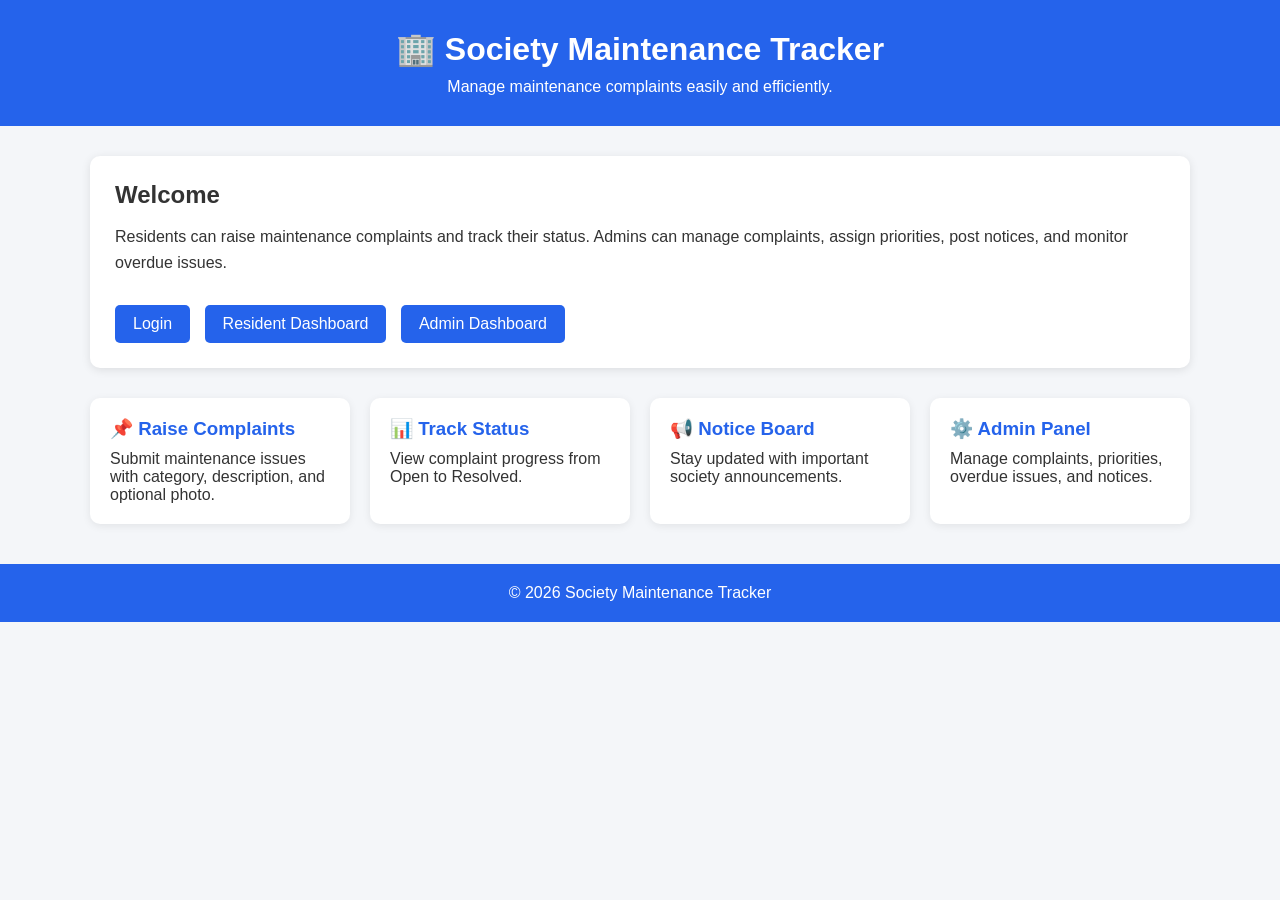
<file: index.html>
<!DOCTYPE html>
<html lang="en">
<head>
    <meta charset="UTF-8">
    <meta name="viewport" content="width=device-width, initial-scale=1.0">
    <title>Society Maintenance Tracker</title>
    <link rel="stylesheet" href="style.css">
</head>
<body>

    <header>
        <h1>🏢 Society Maintenance Tracker</h1>
        <p>Manage maintenance complaints easily and efficiently.</p>
    </header>

    <main class="container">

        <div class="card">
            <h2>Welcome</h2>
            <p>
                Residents can raise maintenance complaints and track their
                status. Admins can manage complaints, assign priorities,
                post notices, and monitor overdue issues.
            </p>

            <div class="buttons">
                <a href="login.html" class="btn">Login</a>
                <a href="resident.html" class="btn">Resident Dashboard</a>
                <a href="admin.html" class="btn">Admin Dashboard</a>
            </div>
        </div>

        <section class="features">

            <div class="feature-card">
                <h3>📌 Raise Complaints</h3>
                <p>
                    Submit maintenance issues with category,
                    description, and optional photo.
                </p>
            </div>

            <div class="feature-card">
                <h3>📊 Track Status</h3>
                <p>
                    View complaint progress from Open
                    to Resolved.
                </p>
            </div>

            <div class="feature-card">
                <h3>📢 Notice Board</h3>
                <p>
                    Stay updated with important society
                    announcements.
                </p>
            </div>

            <div class="feature-card">
                <h3>⚙️ Admin Panel</h3>
                <p>
                    Manage complaints, priorities,
                    overdue issues, and notices.
                </p>
            </div>

        </section>

    </main>

    <footer>
        <p>&copy; 2026 Society Maintenance Tracker</p>
    </footer>

</body>
</html>
</file>
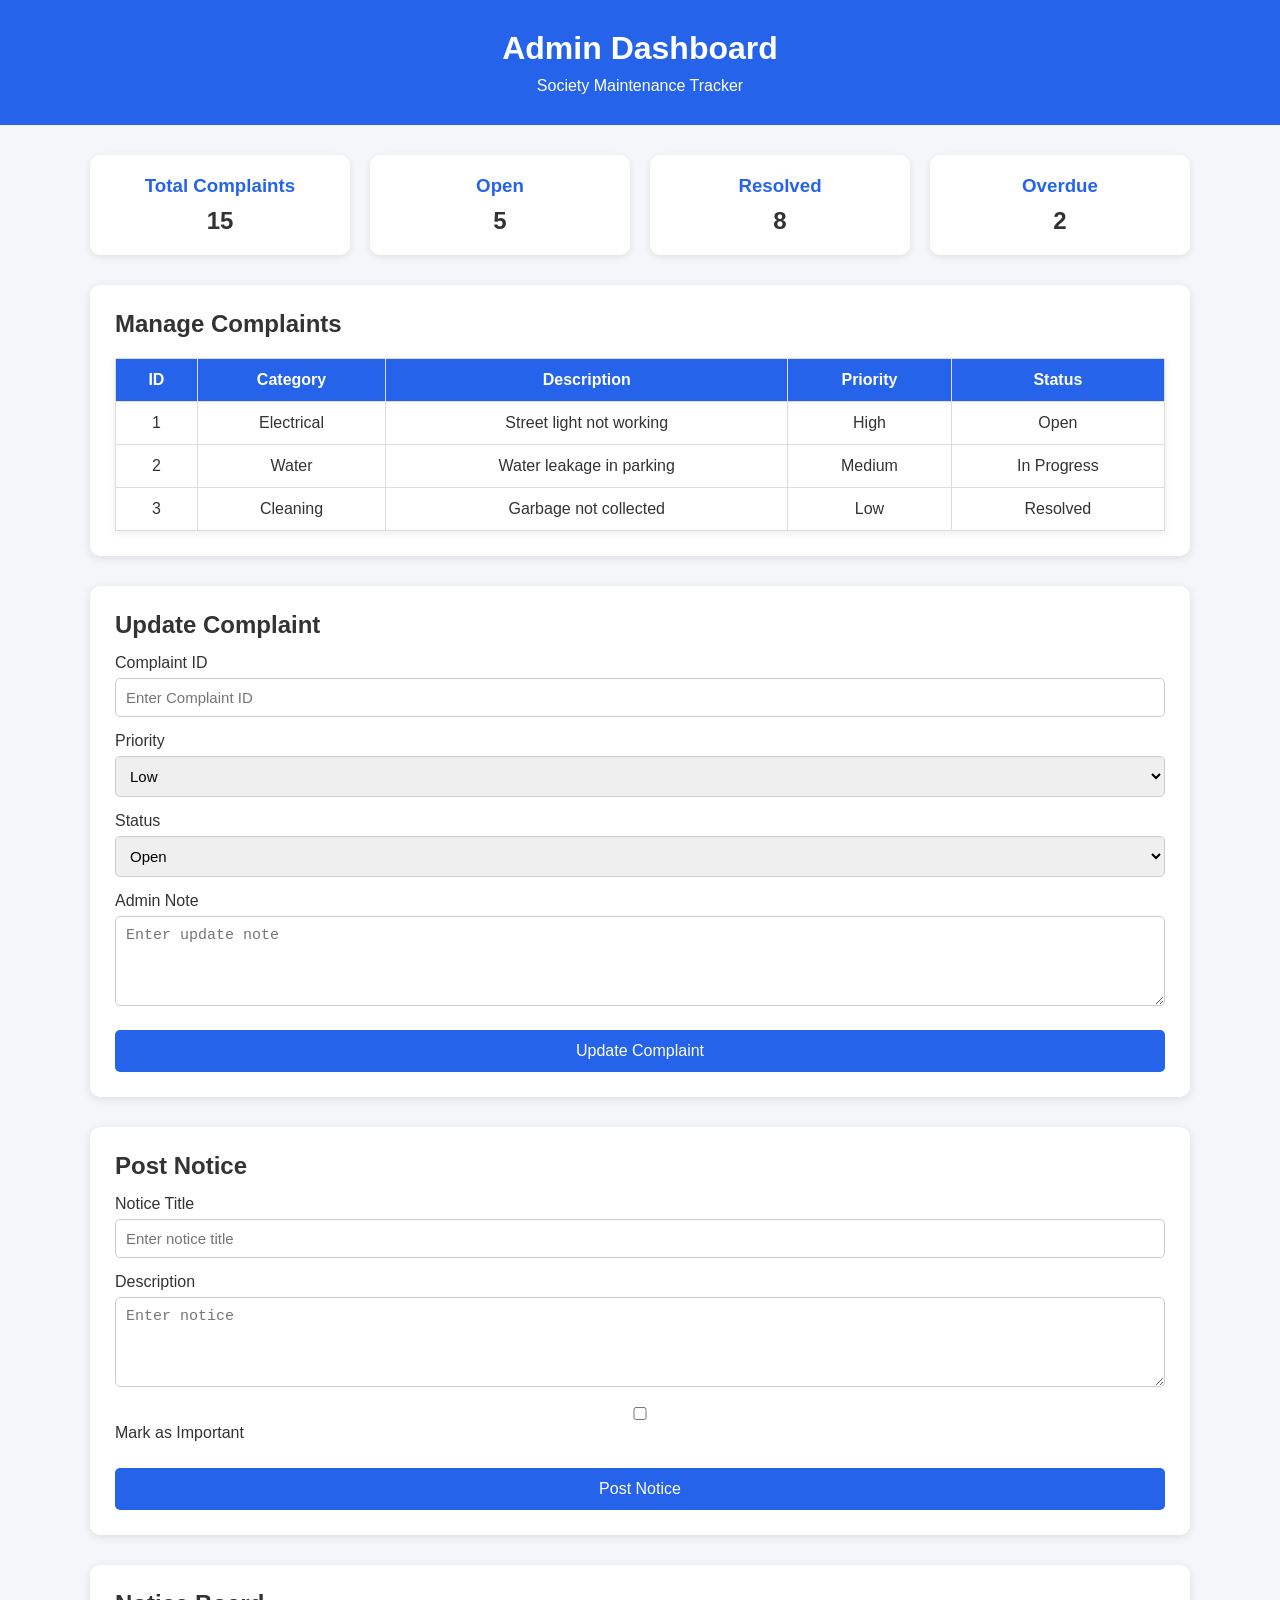
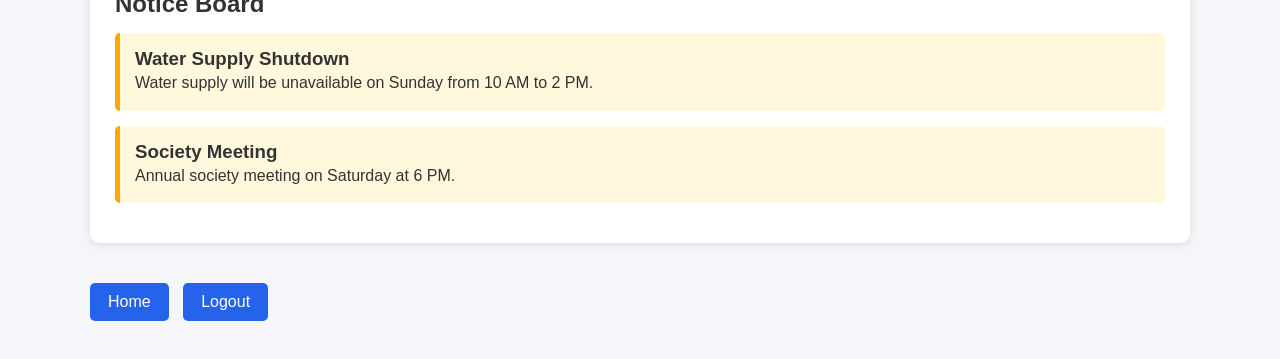
<file: admin.html>
<!DOCTYPE html>
<html lang="en">
<head>
    <meta charset="UTF-8">
    <meta name="viewport" content="width=device-width, initial-scale=1.0">
    <title>Admin Dashboard | Society Maintenance Tracker</title>
    <link rel="stylesheet" href="style.css">
</head>
<body>

    <header>
        <h1>Admin Dashboard</h1>
        <p>Society Maintenance Tracker</p>
    </header>

    <main class="container">

        <!-- Dashboard -->
        <section class="dashboard">

            <div class="dashboard-card">
                <h3>Total Complaints</h3>
                <h2>15</h2>
            </div>

            <div class="dashboard-card">
                <h3>Open</h3>
                <h2>5</h2>
            </div>

            <div class="dashboard-card">
                <h3>Resolved</h3>
                <h2>8</h2>
            </div>

            <div class="dashboard-card">
                <h3>Overdue</h3>
                <h2>2</h2>
            </div>

        </section>

        <!-- Complaint Table -->
        <div class="card">

            <h2>Manage Complaints</h2>

            <table>
                <thead>
                    <tr>
                        <th>ID</th>
                        <th>Category</th>
                        <th>Description</th>
                        <th>Priority</th>
                        <th>Status</th>
                    </tr>
                </thead>

                <tbody id="complaintTable">
                    <!-- Filled by script.js -->
                </tbody>

            </table>

        </div>

        <!-- Update Complaint -->
        <div class="card">

            <h2>Update Complaint</h2>

            <label>Complaint ID</label>
            <input type="number" placeholder="Enter Complaint ID">

            <label>Priority</label>
            <select>
                <option>Low</option>
                <option>Medium</option>
                <option>High</option>
            </select>

            <label>Status</label>
            <select>
                <option>Open</option>
                <option>In Progress</option>
                <option>Resolved</option>
            </select>

            <label>Admin Note</label>
            <textarea rows="4" placeholder="Enter update note"></textarea>

            <button onclick="updateComplaint()">
                Update Complaint
            </button>

        </div>

        <!-- Notice Board -->
        <div class="card">

            <h2>Post Notice</h2>

            <label>Notice Title</label>
            <input type="text" placeholder="Enter notice title">

            <label>Description</label>
            <textarea rows="4" placeholder="Enter notice"></textarea>

            <label>
                <input type="checkbox">
                Mark as Important
            </label>

            <button onclick="postNotice()">
                Post Notice
            </button>

        </div>

        <!-- Existing Notices -->
        <div class="card">

            <h2>Notice Board</h2>

            <div id="noticeBoard">
                <!-- Filled by script.js -->
            </div>

        </div>

        <div style="margin-top:20px;">
            <a href="index.html" class="btn">Home</a>
            <a href="login.html" class="btn">Logout</a>
        </div>

    </main>

    <script src="script.js"></script>

</body>
</html>
</file>
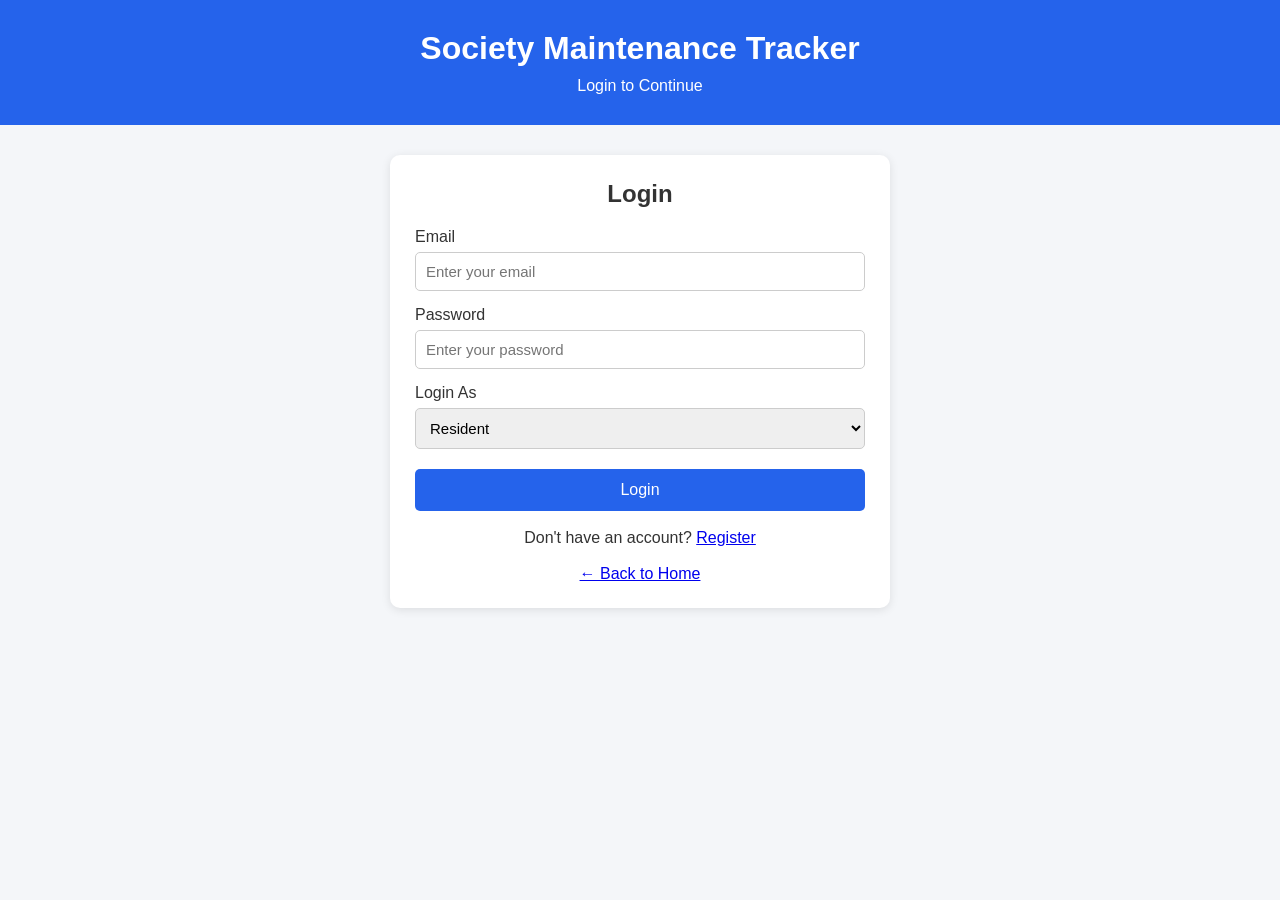
<file: login.html>
<!DOCTYPE html>
<html lang="en">
<head>
    <meta charset="UTF-8">
    <meta name="viewport" content="width=device-width, initial-scale=1.0">
    <title>Login | Society Maintenance Tracker</title>
    <link rel="stylesheet" href="style.css">
</head>
<body>

    <header>
        <h1>Society Maintenance Tracker</h1>
        <p>Login to Continue</p>
    </header>

    <main class="container">

        <form>

            <h2>Login</h2>

            <label>Email</label>
            <input
                type="email"
                placeholder="Enter your email"
                required
            >

            <label>Password</label>
            <input
                type="password"
                placeholder="Enter your password"
                required
            >

            <label>Login As</label>
            <select>
                <option>Resident</option>
                <option>Admin</option>
            </select>

            <button type="button" onclick="login()">
                Login
            </button>

            <br><br>

            <p style="text-align:center;">
                Don't have an account?
                <a href="#">Register</a>
            </p>

            <br>

            <p style="text-align:center;">
                <a href="index.html">← Back to Home</a>
            </p>

        </form>

    </main>

    <script src="script.js"></script>

</body>
</html>
</file>
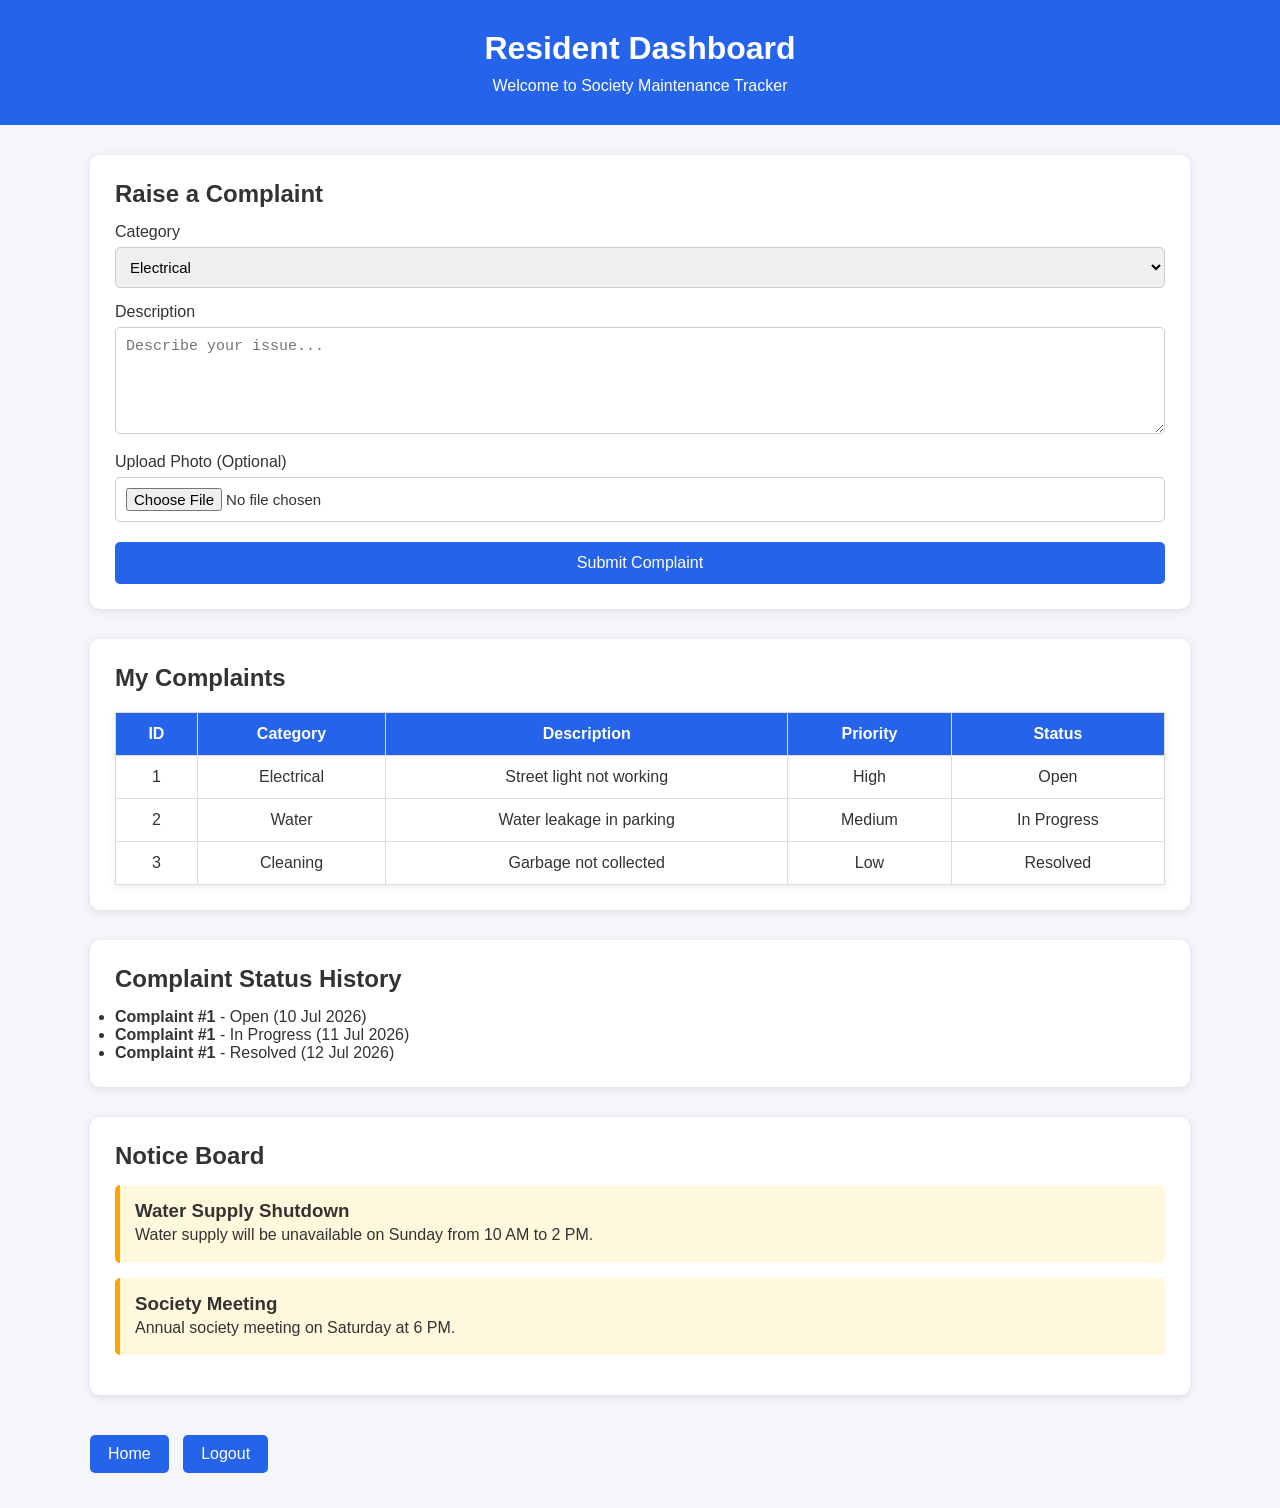
<file: resident.html>
<!DOCTYPE html>
<html lang="en">
<head>
    <meta charset="UTF-8">
    <meta name="viewport" content="width=device-width, initial-scale=1.0">
    <title>Resident Dashboard | Society Maintenance Tracker</title>
    <link rel="stylesheet" href="style.css">
</head>
<body>

    <header>
        <h1>Resident Dashboard</h1>
        <p>Welcome to Society Maintenance Tracker</p>
    </header>

    <main class="container">

        <!-- Raise Complaint -->
        <div class="card">

            <h2>Raise a Complaint</h2>

            <label>Category</label>
            <select>
                <option>Electrical</option>
                <option>Water</option>
                <option>Cleaning</option>
                <option>Security</option>
                <option>Lift</option>
                <option>Other</option>
            </select>

            <label>Description</label>
            <textarea rows="5" placeholder="Describe your issue..."></textarea>

            <label>Upload Photo (Optional)</label>
            <input type="file">

            <button onclick="submitComplaint()">
                Submit Complaint
            </button>

        </div>

        <!-- My Complaints -->
        <div class="card">

            <h2>My Complaints</h2>

            <table>
                <thead>
                    <tr>
                        <th>ID</th>
                        <th>Category</th>
                        <th>Description</th>
                        <th>Priority</th>
                        <th>Status</th>
                    </tr>
                </thead>

                <tbody id="complaintTable">
                    <!-- Filled by script.js -->
                </tbody>

            </table>

        </div>

        <!-- Complaint Status History -->
        <div class="card">

            <h2>Complaint Status History</h2>

            <ul>
                <li><strong>Complaint #1</strong> - Open (10 Jul 2026)</li>
                <li><strong>Complaint #1</strong> - In Progress (11 Jul 2026)</li>
                <li><strong>Complaint #1</strong> - Resolved (12 Jul 2026)</li>
            </ul>

        </div>

        <!-- Notice Board -->
        <div class="card">

            <h2>Notice Board</h2>

            <div id="noticeBoard">
                <!-- Filled by script.js -->
            </div>

        </div>

        <div style="margin-top:20px;">
            <a href="index.html" class="btn">Home</a>
            <a href="login.html" class="btn">Logout</a>
        </div>

    </main>

    <script src="script.js"></script>

</body>
</html>
</file>
<file: style.css>
/* Reset */
* {
    margin: 0;
    padding: 0;
    box-sizing: border-box;
}

body {
    font-family: Arial, Helvetica, sans-serif;
    background: #f4f6f9;
    color: #333;
}

/* Header */
header {
    background: #2563eb;
    color: white;
    text-align: center;
    padding: 30px 20px;
}

header p {
    margin-top: 10px;
}

/* Main Container */
.container {
    width: 90%;
    max-width: 1100px;
    margin: 30px auto;
}

/* Card */
.card {
    background: white;
    padding: 25px;
    border-radius: 10px;
    box-shadow: 0 2px 10px rgba(0,0,0,0.1);
    margin-bottom: 30px;
}

.card h2 {
    margin-bottom: 15px;
}

.card p {
    line-height: 1.6;
}

/* Buttons */
.buttons {
    margin-top: 20px;
}

.btn {
    display: inline-block;
    background: #2563eb;
    color: white;
    text-decoration: none;
    padding: 10px 18px;
    border-radius: 5px;
    margin-right: 10px;
    margin-top: 10px;
}

.btn:hover {
    background: #1d4ed8;
}

/* Features */
.features {
    display: grid;
    grid-template-columns: repeat(auto-fit, minmax(220px, 1fr));
    gap: 20px;
}

.feature-card {
    background: white;
    padding: 20px;
    border-radius: 10px;
    box-shadow: 0 2px 8px rgba(0,0,0,0.08);
}

.feature-card h3 {
    margin-bottom: 10px;
    color: #2563eb;
}

/* Forms */
form {
    background: white;
    padding: 25px;
    border-radius: 10px;
    max-width: 500px;
    margin: 30px auto;
    box-shadow: 0 2px 10px rgba(0,0,0,0.1);
}

form h2 {
    text-align: center;
    margin-bottom: 20px;
}

label {
    display: block;
    margin-top: 15px;
    margin-bottom: 6px;
}

input,
select,
textarea {
    width: 100%;
    padding: 10px;
    border: 1px solid #ccc;
    border-radius: 5px;
    font-size: 15px;
}

textarea {
    resize: vertical;
}

button {
    margin-top: 20px;
    width: 100%;
    background: #2563eb;
    color: white;
    border: none;
    padding: 12px;
    border-radius: 5px;
    cursor: pointer;
    font-size: 16px;
}

button:hover {
    background: #1d4ed8;
}

/* Dashboard Cards */
.dashboard {
    display: grid;
    grid-template-columns: repeat(auto-fit, minmax(180px, 1fr));
    gap: 20px;
    margin: 30px 0;
}

.dashboard-card {
    background: white;
    padding: 20px;
    text-align: center;
    border-radius: 10px;
    box-shadow: 0 2px 8px rgba(0,0,0,0.08);
}

.dashboard-card h3 {
    color: #2563eb;
    margin-bottom: 10px;
}

/* Table */
table {
    width: 100%;
    border-collapse: collapse;
    background: white;
    margin-top: 20px;
    box-shadow: 0 2px 8px rgba(0,0,0,0.08);
}

table th,
table td {
    padding: 12px;
    border: 1px solid #ddd;
    text-align: center;
}

table th {
    background: #2563eb;
    color: white;
}

/* Notice Board */
.notice {
    background: #fff8dc;
    border-left: 5px solid orange;
    padding: 15px;
    margin: 15px 0;
    border-radius: 5px;
}

/* Footer */
footer {
    text-align: center;
    padding: 20px;
    margin-top: 40px;
    background: #2563eb;
    color: white;
}

/* Responsive */
@media (max-width: 768px) {

    .buttons .btn {
        display: block;
        margin-bottom: 10px;
        text-align: center;
    }

    table {
        font-size: 14px;
    }

}
</file>
